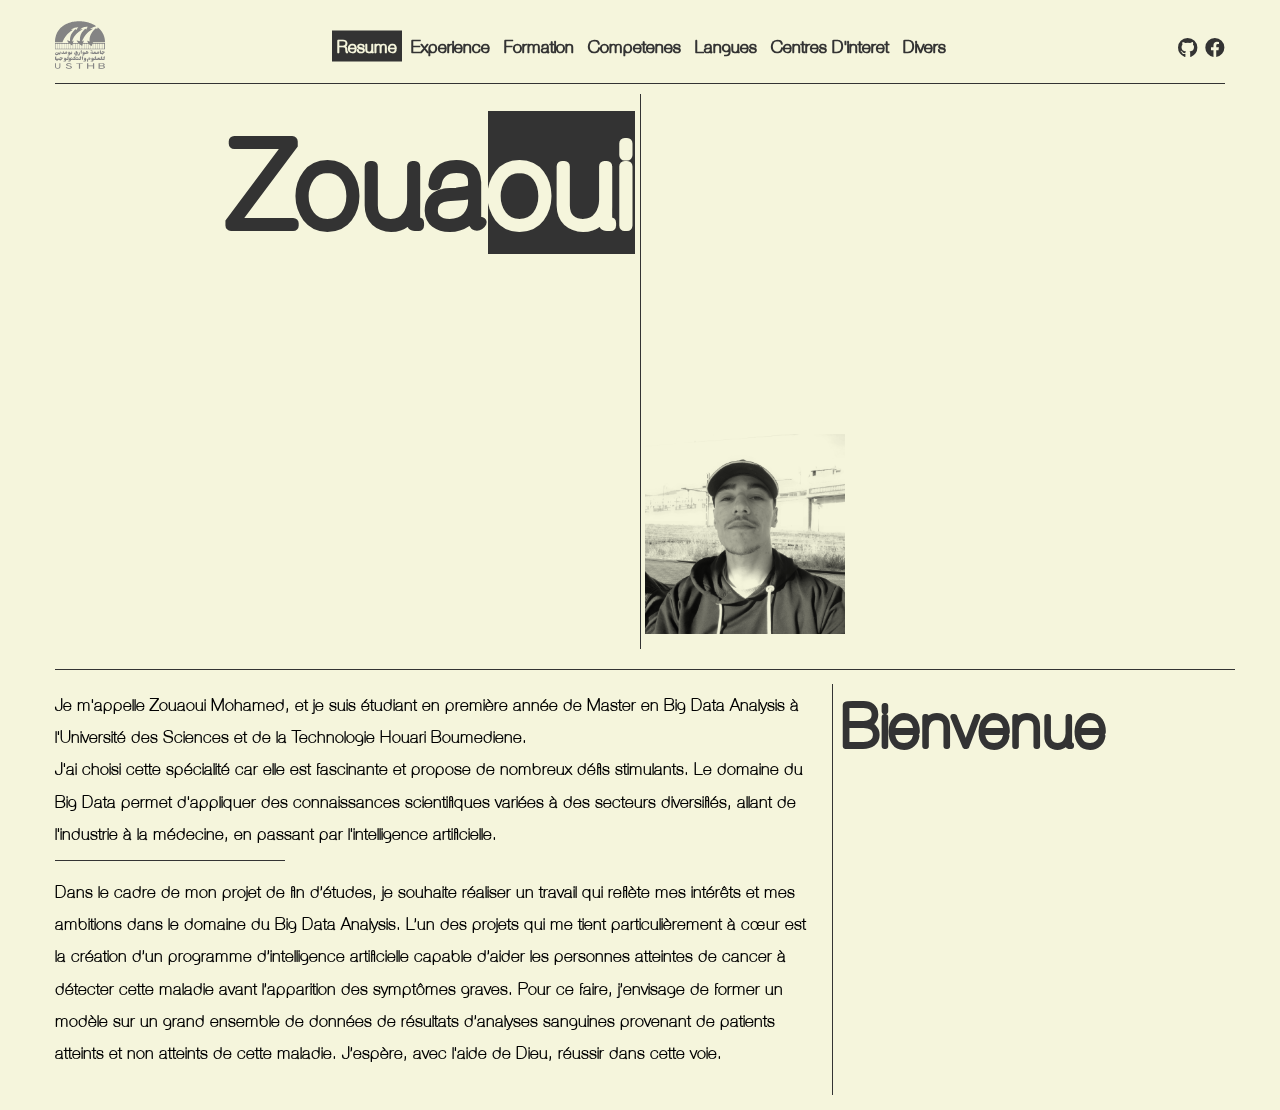
<file: index.html>
<!DOCTYPE html>
<html lang="en">
<head>
    <meta charset="UTF-8">
    <meta name="viewport" content="width=device-width, initial-scale=1.0">
    <title>Resume</title>
    <!-- cette line et pour le fiche normalize.css est  -->
    <link rel="stylesheet" href="css/normalize.css">
    <!-- pour les icon fontAwsome -->
    <link rel="stylesheet" href="css/all.min.css">
    <link rel="stylesheet" href="css/mian.css">
</head>
<body>
    <div class="nav">
        <div class="container">
            <div class="logo">
                <img src="assets/usthb.svg" alt="logo usthb">
            </div>
            <ul>
                <li><a class="active" href="./index.html">Resume</a></li>
                <li><a href="templates/experience.html">experience</a></li>
                <li><a href="templates/formation.html">formation</a></li>
                <li><a href="templates/competenes.html">competenes</a></li>
                <li><a href="templates/langues.html">langues</a></li>
                <li><a href="templates/centres.html">centres d'interet</a></li>
                <li><a href="templates/divers.html">divers</a></li>
            </ul>
            <div class="icons">
                <a href="https://github.com/943mohamedzouaoui2131tg" target="_blank">
                    <i class="fab fa-github"></i>
                </a>
                <a href="https://web.facebook.com/profile.php?viewas=100000686899395&id=61562124230552&locale=fr_FR" target="_blank">
                    <i class="fab fa-facebook"></i>
                </a>
            </div>
        </div>
    </div>
    <div class="lading">
        <div class="left">
            <h2>zoua<span>oui</span></h2>
        </div>
        <div class="right">
            <img src="assets/zoaoui.jpg" alt="">
        </div>
    </div>
    <div class="info">
        <div class="container">
            <div class="left">
                <p>Je m'appelle Zouaoui Mohamed, et je suis étudiant en première année de Master en Big Data Analysis à l'Université des Sciences et de la Technologie Houari Boumediene. <br/> J'ai choisi cette spécialité car elle est fascinante et propose de nombreux défis stimulants. Le domaine du Big Data permet d'appliquer des connaissances scientifiques variées à des secteurs diversifiés, allant de l'industrie à la médecine, en passant par l'intelligence artificielle.</p>
                <p>Dans le cadre de mon projet de fin d’études, je souhaite réaliser un travail qui reflète mes intérêts et mes ambitions dans le domaine du Big Data Analysis. L’un des projets qui me tient particulièrement à cœur est la création d’un programme d’intelligence artificielle capable d’aider les personnes atteintes de cancer à détecter cette maladie avant l’apparition des symptômes graves. Pour ce faire, j’envisage de former un modèle sur un grand ensemble de données de résultats d’analyses sanguines provenant de patients atteints et non atteints de cette maladie. J’espère, avec l'aide de Dieu, réussir dans cette voie.</p>
            </div>
            <div class="right">
                <h2>bienvenue</h2>
            </div>
        </div>
    </div>
</body>
</html>
</file>
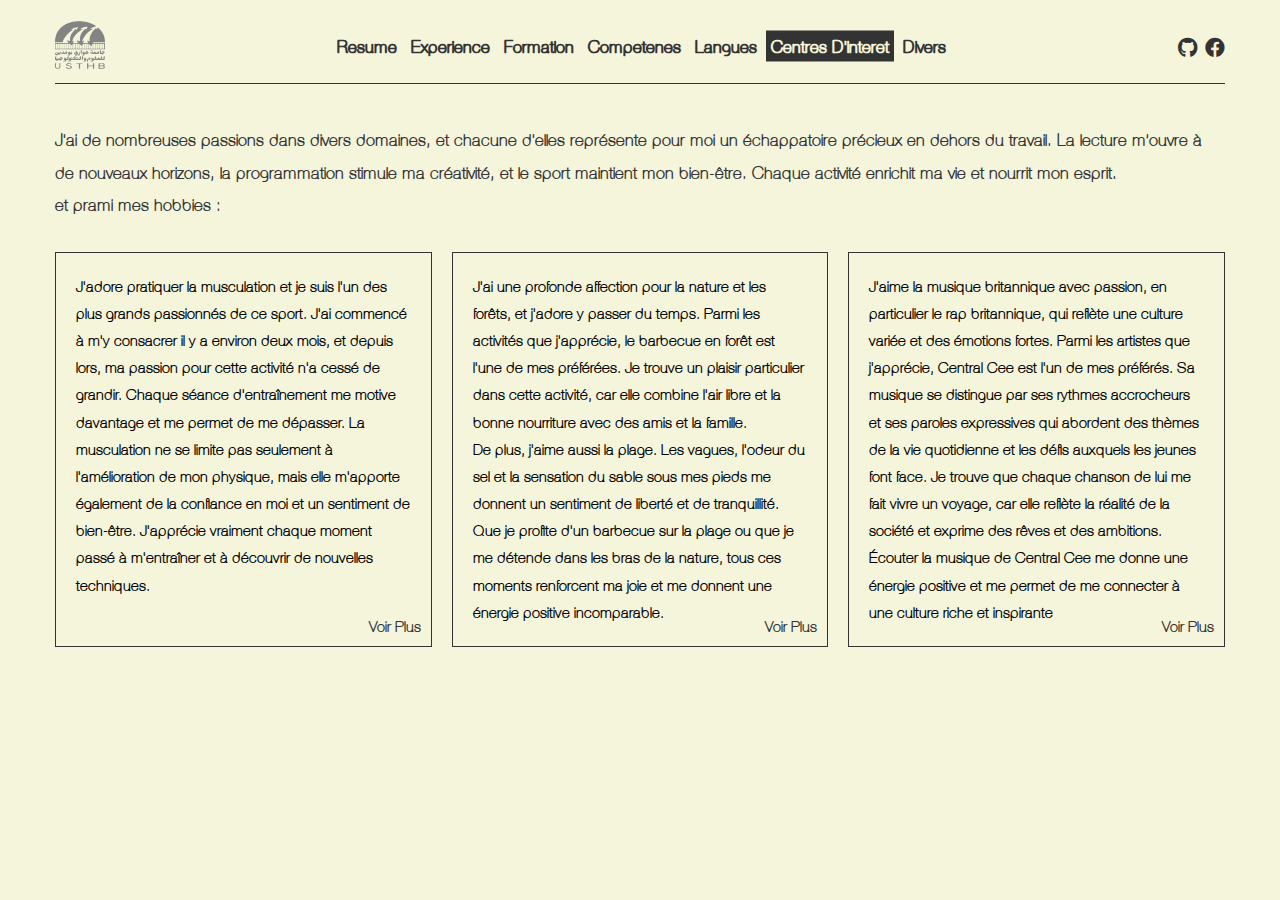
<file: templates/centres.html>
<!DOCTYPE html>
<html lang="en">
<head>
    <meta charset="UTF-8">
    <meta name="viewport" content="width=device-width, initial-scale=1.0">
    <title>Centres d'Interet</title>
    <!-- cette line et pour le fiche normalize.css est  -->
    <link rel="stylesheet" href="../css/normalize.css">
    <!-- pour les icon fontAwsome -->
    <link rel="stylesheet" href="../css/all.min.css">
    <link rel="stylesheet" href="../css/mian.css">
</head>
<body>
    <div class="nav">
        <div class="container">
            <div class="logo">
                <img src="../assets/usthb.svg" alt="logo usthb">
            </div>
            <ul>
                <li><a href="../index.html">Resume</a></li>
                <li><a  href="./experience.html">experience</a></li>
                <li><a  href="./formation.html">formation</a></li>
                <li><a  href="./competenes.html">competenes</a></li>
                <li><a  href="./langues.html">langues</a></li>
                <li><a class="active" href="./centres.html">centres d'interet</a></li>
                <li><a href="./divers.html">divers</a></li>
            </ul>
            <div class="icons">
                <a href="https://github.com/943mohamedzouaoui2131tg" target="_blank">
                    <i class="fab fa-github"></i>
                </a>
                <a href="https://web.facebook.com/profile.php?viewas=100000686899395&id=61562124230552&locale=fr_FR" target="_blank">
                    <i class="fab fa-facebook"></i>
                </a>
            </div>
        </div>
    </div>
    <div class="centres">
        <div class="container">
            <p class="pp">
                J'ai de nombreuses passions dans divers domaines, et chacune d'elles représente pour moi un échappatoire précieux en dehors du travail. La lecture m’ouvre à de nouveaux horizons, la programmation stimule ma créativité, et le sport maintient mon bien-être. Chaque activité enrichit ma vie et nourrit mon esprit.
            </p>
            <p class="pp">et prami mes hobbies : </p>
            <div class="cards">
                <div class="card">
                    <p>J'adore pratiquer la musculation et je suis l'un des plus grands passionnés de ce sport. J'ai commencé à m'y consacrer il y a environ deux mois, et depuis lors, ma passion pour cette activité n'a cessé de grandir. Chaque séance d'entraînement me motive davantage et me permet de me dépasser. La musculation ne se limite pas seulement à l'amélioration de mon physique, mais elle m'apporte également de la confiance en moi et un sentiment de bien-être. J'apprécie vraiment chaque moment passé à m'entraîner et à découvrir de nouvelles techniques.</p>
                    <a href="./divers.html">Voir Plus</a>
                </div>
                <div class="card">
                    <p>J'ai une profonde affection pour la nature et les forêts, et j'adore y passer du temps. Parmi les activités que j'apprécie, le barbecue en forêt est l'une de mes préférées. Je trouve un plaisir particulier dans cette activité, car elle combine l'air libre et la bonne nourriture avec des amis et la famille.</p>
                    <p>
                        De plus, j'aime aussi la plage. Les vagues, l'odeur du sel et la sensation du sable sous mes pieds me donnent un sentiment de liberté et de tranquillité. Que je profite d'un barbecue sur la plage ou que je me détende dans les bras de la nature, tous ces moments renforcent ma joie et me donnent une énergie positive incomparable.
                    </p>
                    <a href="./divers.html">Voir Plus</a>
                </div>
                <div class="card">
                    <p>J'aime la musique britannique avec passion, en particulier le rap britannique, qui reflète une culture variée et des émotions fortes. Parmi les artistes que j'apprécie, Central Cee est l'un de mes préférés. Sa musique se distingue par ses rythmes accrocheurs et ses paroles expressives qui abordent des thèmes de la vie quotidienne et les défis auxquels les jeunes font face. Je trouve que chaque chanson de lui me fait vivre un voyage, car elle reflète la réalité de la société et exprime des rêves et des ambitions. Écouter la musique de Central Cee me donne une énergie positive et me permet de me connecter à une culture riche et inspirante</p>
                    <a href="./divers.html">Voir Plus</a>
                </div>
            </div>
        </div>
    </div>
</body>
</html>
</file>
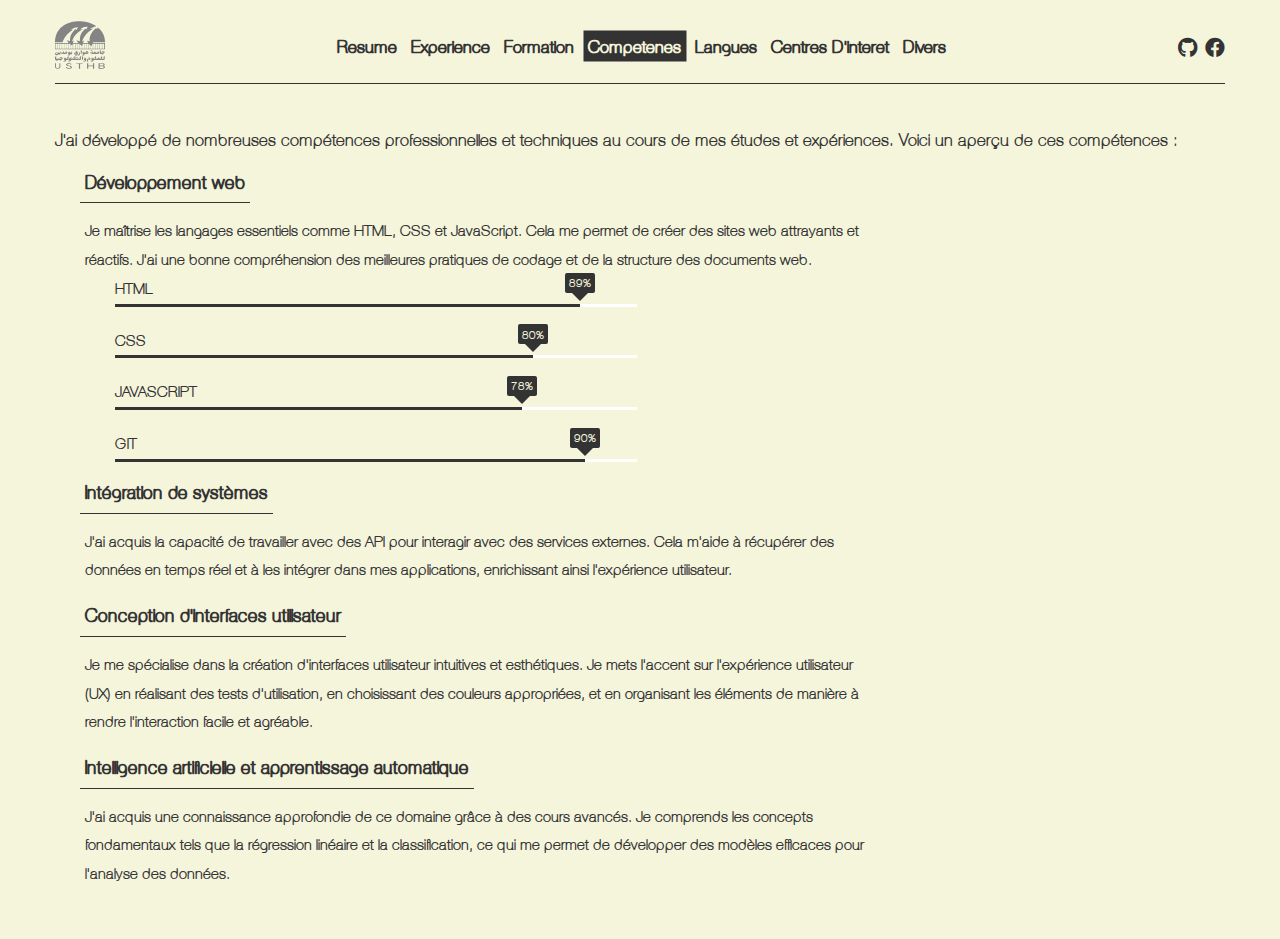
<file: templates/competenes.html>
<!DOCTYPE html>
<html lang="en">
<head>
    <meta charset="UTF-8">
    <meta name="viewport" content="width=device-width, initial-scale=1.0">
    <title>Competenes</title>
    <!-- cette line et pour le fiche normalize.css est  -->
    <link rel="stylesheet" href="../css/normalize.css">
    <!-- pour les icon fontAwsome -->
    <link rel="stylesheet" href="../css/all.min.css">
    <link rel="stylesheet" href="../css/mian.css">
</head>
<body>
    <div class="nav">
        <div class="container">
            <div class="logo">
                <img src="../assets/usthb.svg" alt="logo usthb">
            </div>
            <ul>
                <li><a href="../index.html">Resume</a></li>
                <li><a  href="./experience.html">experience</a></li>
                <li><a  href="./formation.html">formation</a></li>
                <li><a class="active" href="./competenes.html">competenes</a></li>
                <li><a href="./langues.html">langues</a></li>
                <li><a href="./centres.html">centres d'interet</a></li>
                <li><a href="./divers.html">divers</a></li>
            </ul>
            <div class="icons">
                <a href="https://github.com/943mohamedzouaoui2131tg" target="_blank">
                    <i class="fab fa-github"></i>
                </a>
                <a href="https://web.facebook.com/profile.php?viewas=100000686899395&id=61562124230552&locale=fr_FR" target="_blank">
                    <i class="fab fa-facebook"></i>
                </a>
            </div>
        </div>
    </div>
    <div class="conpetenes">
        <div class="container">
            <p class="intro">
                J'ai développé de nombreuses compétences professionnelles et techniques au cours de mes études et expériences. Voici un aperçu de ces compétences :
            </p>
            <ul>
                <li>
                    <h3>Développement web</h3>
                    <p> Je maîtrise les langages essentiels comme HTML, CSS et JavaScript. Cela me permet de créer des sites web attrayants et réactifs. J'ai une bonne compréhension des meilleures pratiques de codage et de la structure des documents web.</p>
                    <div>
                        <ul>
                            <li>
                                <p>HTML</p>
                                <div data-prog="89%" class="prog">
                                    <span style="width:89%"></span>
                                </div>
                            </li>
                            <li>
                                <p>CSS</p>
                                <div data-prog="80%" class="prog">
                                    <span style="width:80%"></span>
                                </div>
                            </li>
                            <li>
                                <p>JAVASCRIPT</p>
                                <div data-prog="78%" class="prog">
                                    <span style="width:78%"></span>
                                </div>
                            </li>
                            <li>
                                <p>GIT</p>
                                <div data-prog="90%" class="prog">
                                    <span style="width:90%"></span>
                                </div>
                            </li>
                        </ul>
                    </div>
                    <p></p>
                </li>
                <li>
                    <h3>Intégration de systèmes</h3>
                    <p>J'ai acquis la capacité de travailler avec des API pour interagir avec des services externes. Cela m'aide à récupérer des données en temps réel et à les intégrer dans mes applications, enrichissant ainsi l'expérience utilisateur.</p>
                </li>
                <li>
                    <h3>Conception d'interfaces utilisateur</h3>
                    <p> Je me spécialise dans la création d'interfaces utilisateur intuitives et esthétiques. Je mets l'accent sur l'expérience utilisateur (UX) en réalisant des tests d'utilisation, en choisissant des couleurs appropriées, et en organisant les éléments de manière à rendre l'interaction facile et agréable.</p>
                </li>
                <li>
                    <h3>Intelligence artificielle et apprentissage automatique</h3>
                    <p>  J'ai acquis une connaissance approfondie de ce domaine grâce à des cours avancés. Je comprends les concepts fondamentaux tels que la régression linéaire et la classification, ce qui me permet de développer des modèles efficaces pour l'analyse des données.</p>
                </li>
            </ul>
        </div>
    </div>
</body>
</html>
</file>
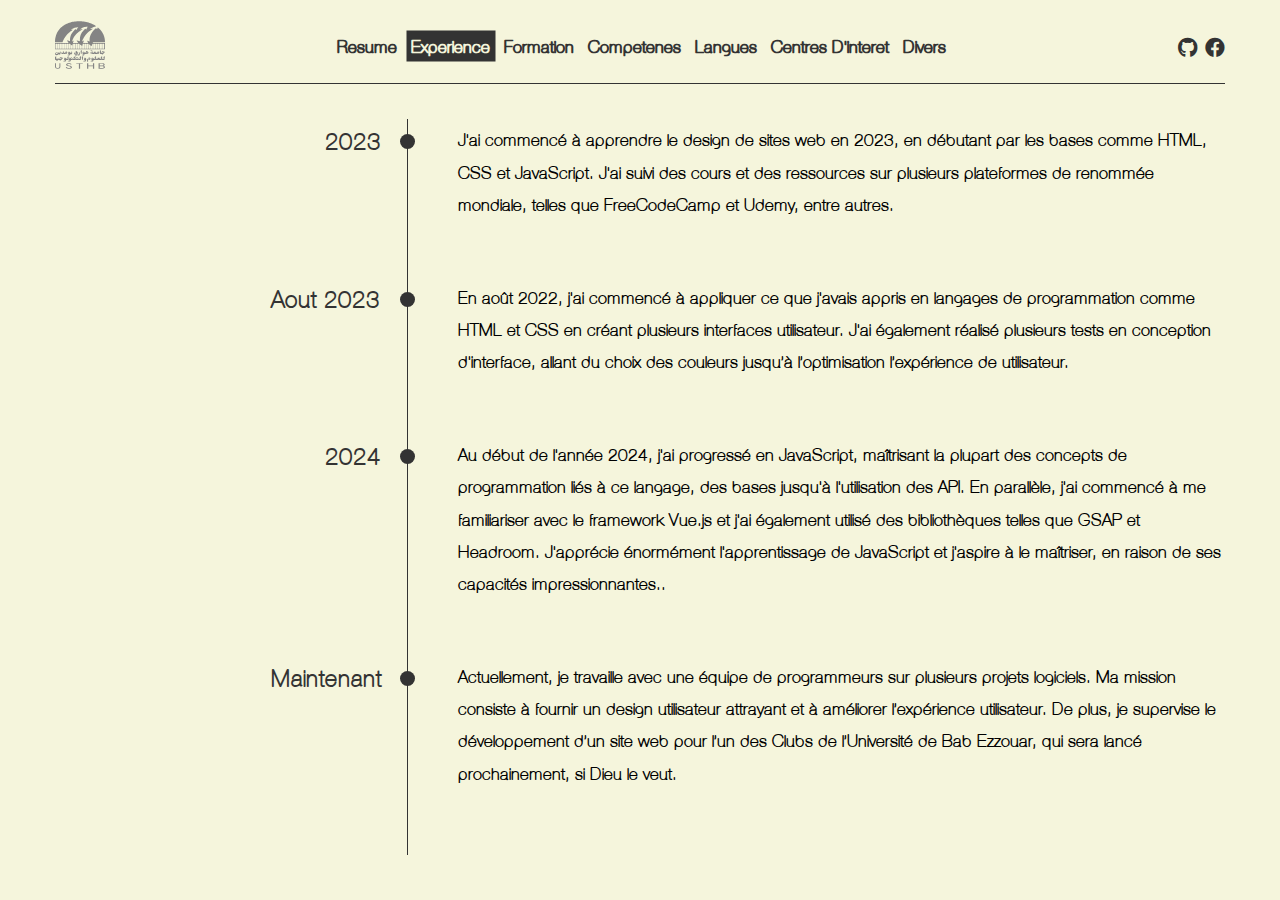
<file: templates/experience.html>
<!DOCTYPE html>
<html lang="en">
<head>
    <meta charset="UTF-8">
    <meta name="viewport" content="width=device-width, initial-scale=1.0">
    <title>Experience</title>
    <!-- cette line et pour le fiche normalize.css est  -->
    <link rel="stylesheet" href="../css/normalize.css">
    <!-- pour les icon fontAwsome -->
    <link rel="stylesheet" href="../css/all.min.css">
    <link rel="stylesheet" href="../css/mian.css">
</head>
<body>
    <div class="nav">
        <div class="container">
            <div class="logo">
                <img src="../assets/usthb.svg" alt="logo usthb">
            </div>
            <ul>
                <li><a href="../index.html">Resume</a></li>
                <li><a class="active" href="./experience.html">experience</a></li>
                <li><a href="./formation.html">formation</a></li>
                <li><a href="./competenes.html">competenes</a></li>
                <li><a href="./langues.html">langues</a></li>
                <li><a href="./centres.html">centres d'interet</a></li>
                <li><a href="./divers.html">divers</a></li>
            </ul>
            <div class="icons">
                <a href="https://github.com/943mohamedzouaoui2131tg" target="_blank">
                    <i class="fab fa-github"></i>
                </a>
                <a href="https://web.facebook.com/profile.php?viewas=100000686899395&id=61562124230552&locale=fr_FR" target="_blank">
                    <i class="fab fa-facebook"></i>
                </a>
            </div>
        </div>
    </div>
    <div class="lading-exp">
        <div class="container">
            <div class="line"></div>
            <div class="exp">
                <div class="ex" data-year="2023">
                    <p>
                        J'ai commencé à apprendre le design de sites web en 2023, en débutant par les bases comme HTML, CSS et JavaScript. J'ai suivi des cours et des ressources sur plusieurs plateformes de renommée mondiale, telles que FreeCodeCamp et Udemy, entre autres.
                    </p>
                </div>
                <div class="ex" data-year="Aout 2023">
                    <p>
                        En août 2022, j'ai commencé à appliquer ce que j'avais appris en langages de programmation comme HTML et CSS en créant plusieurs interfaces utilisateur. J'ai également réalisé plusieurs tests en conception d'interface, allant du choix des couleurs jusqu’à l’optimisation  l’expérience de utilisateur.
                    </p>
                </div>
                <div class="ex" data-year="2024">
                    <p>
                        Au début de l'année 2024, j'ai progressé en JavaScript, maîtrisant la plupart des concepts de programmation liés à ce langage, des bases jusqu'à l'utilisation des API. En parallèle, j'ai commencé à me familiariser avec le framework Vue.js et j'ai également utilisé des bibliothèques telles que GSAP et Headroom. J'apprécie énormément l'apprentissage de JavaScript et j'aspire à le maîtriser, en raison de ses capacités impressionnantes..
                    </p>
                </div>
                <div class="ex" data-year="Maintenant">
                    <p>
                        Actuellement, je travaille avec une équipe de programmeurs sur plusieurs projets logiciels. Ma mission consiste à fournir un design utilisateur attrayant et à améliorer l’expérience utilisateur. De plus, je supervise le développement d’un site web pour l’un des Clubs de l’Université de Bab Ezzouar, qui sera lancé prochainement, si Dieu le veut.
                    </p>
                </div>
            </div>
        </div>
    </div>
</body>
</html>
</file>
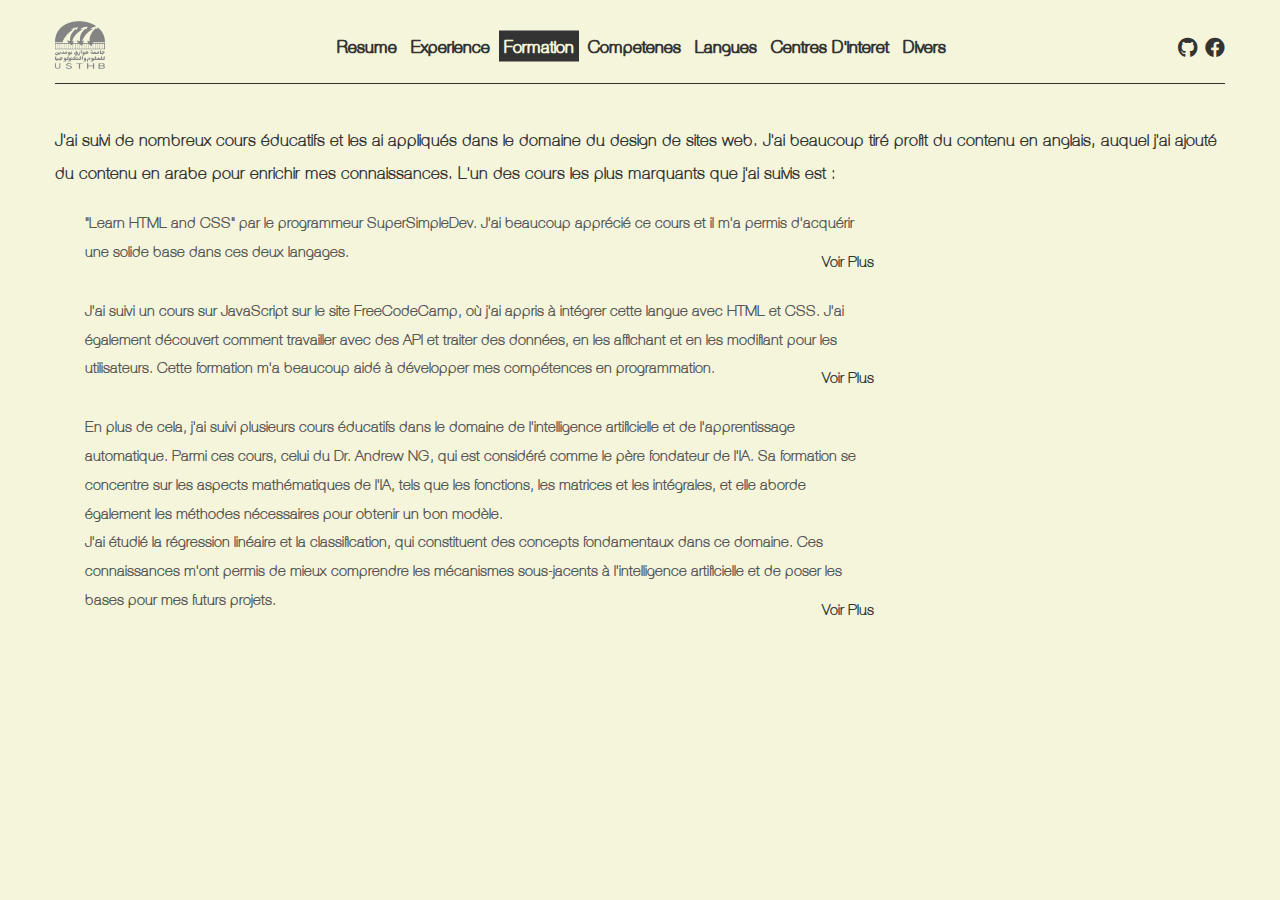
<file: templates/formation.html>
<!DOCTYPE html>
<html lang="en">
<head>
    <meta charset="UTF-8">
    <meta name="viewport" content="width=device-width, initial-scale=1.0">
    <title>Formation</title>
    <!-- cette line et pour le fiche normalize.css est  -->
    <link rel="stylesheet" href="../css/normalize.css">
    <!-- pour les icon fontAwsome -->
    <link rel="stylesheet" href="../css/all.min.css">
    <link rel="stylesheet" href="../css/mian.css">
</head>
<body>
    <div class="nav">
        <div class="container">
            <div class="logo">
                <img src="../assets/usthb.svg" alt="logo usthb">
            </div>
            <ul>
                <li><a href="../index.html">Resume</a></li>
                <li><a  href="./experience.html">experience</a></li>
                <li><a class="active" href="./formation.html">formation</a></li>
                <li><a href="./competenes.html">competenes</a></li>
                <li><a href="./langues.html">langues</a></li>
                <li><a href="./centres.html">centres d'interet</a></li>
                <li><a href="./divers.html">divers</a></li>
            </ul>
            <div class="icons">
                <a href="https://github.com/943mohamedzouaoui2131tg" target="_blank">
                    <i class="fab fa-github"></i>
                </a>
                <a href="https://web.facebook.com/profile.php?viewas=100000686899395&id=61562124230552&locale=fr_FR" target="_blank">
                    <i class="fab fa-facebook"></i>
                </a>
            </div>
        </div>
    </div>
    <div class="formation">
        <div class="container">
            <p>
                J'ai suivi de nombreux cours éducatifs et les ai appliqués dans le domaine du design de sites web. J'ai beaucoup tiré profit du contenu en anglais, auquel j'ai ajouté du contenu en arabe pour enrichir mes connaissances. L'un des cours les plus marquants que j'ai suivis est : 
            </p>
            <ul>
                <li>"Learn HTML and CSS" par le programmeur SuperSimpleDev. J'ai beaucoup apprécié ce cours et il m'a permis d'acquérir une solide base dans ces deux langages.
                    <a href="https://youtu.be/G3e-cpL7ofc?si=Kex5Ec1OjRhnb3MJ" target="_blank">Voir Plus</a>
                </li>
                <li>J'ai suivi un cours sur JavaScript sur le site FreeCodeCamp, où j'ai appris à intégrer cette langue avec HTML et CSS. J'ai également découvert comment travailler avec des API et traiter des données, en les affichant et en les modifiant pour les utilisateurs. Cette formation m'a beaucoup aidé à développer mes compétences en programmation.
                    <a href="https://youtu.be/zJSY8tbf_ys?si=zHuccABnby4j082v" target="_blank">Voir Plus</a>
                </li>
                <li>En plus de cela, j'ai suivi plusieurs cours éducatifs dans le domaine de l'intelligence artificielle et de l'apprentissage automatique. Parmi ces cours, celui du Dr. Andrew NG, qui est considéré comme le père fondateur de l'IA. Sa formation se concentre sur les aspects mathématiques de l'IA, tels que les fonctions, les matrices et les intégrales, et elle aborde également les méthodes nécessaires pour obtenir un bon modèle.
                    <br>
                    J'ai étudié la régression linéaire et la classification, qui constituent des concepts fondamentaux dans ce domaine. Ces connaissances m'ont permis de mieux comprendre les mécanismes sous-jacents à l'intelligence artificielle et de poser les bases pour mes futurs projets.
                    <a href="https://youtube.com/@deeplearningai?si=Ra6TXu-GBIdirE-d" target="_blank">Voir Plus</a>
                </li>
            </ul>
        </div>
    </div>
</body>
</html>
</file>
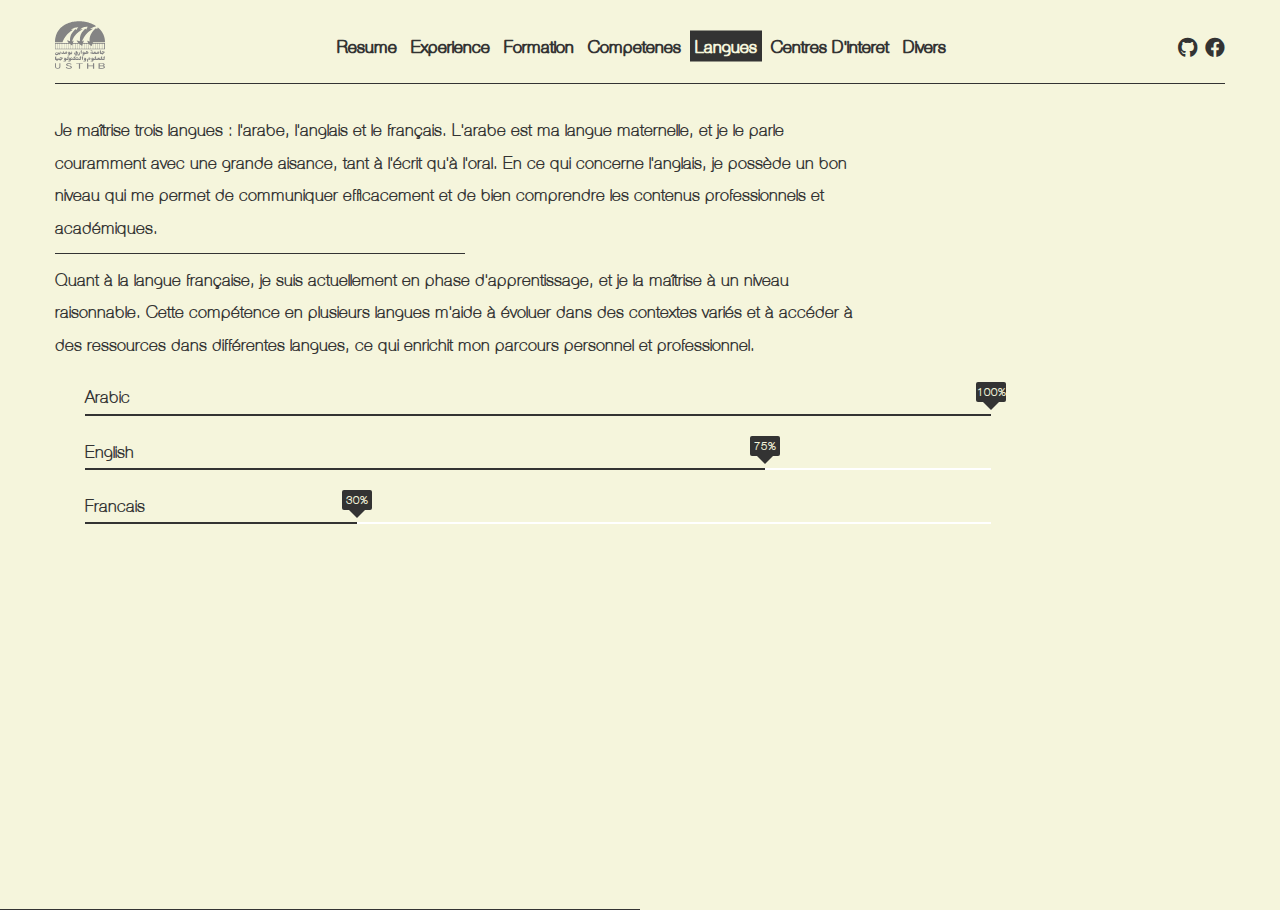
<file: templates/langues.html>
<!DOCTYPE html>
<html lang="en">
<head>
    <meta charset="UTF-8">
    <meta name="viewport" content="width=device-width, initial-scale=1.0">
    <title>Langues</title>
    <!-- cette line et pour le fiche normalize.css est  -->
    <link rel="stylesheet" href="../css/normalize.css">
    <!-- pour les icon fontAwsome -->
    <link rel="stylesheet" href="../css/all.min.css">
    <link rel="stylesheet" href="../css/mian.css">
</head>
<body>
    <div class="nav">
        <div class="container">
            <div class="logo">
                <img src="../assets/usthb.svg" alt="logo usthb">
            </div>
            <ul>
                <li><a href="../index.html">Resume</a></li>
                <li><a  href="./experience.html">experience</a></li>
                <li><a  href="./formation.html">formation</a></li>
                <li><a  href="./competenes.html">competenes</a></li>
                <li><a class="active" href="./langues.html">langues</a></li>
                <li><a href="./centres.html">centres d'interet</a></li>
                <li><a href="./divers.html">divers</a></li>
            </ul>
            <div class="icons">
                <a href="https://github.com/943mohamedzouaoui2131tg" target="_blank">
                    <i class="fab fa-github"></i>
                </a>
                <a href="https://web.facebook.com/profile.php?viewas=100000686899395&id=61562124230552&locale=fr_FR" target="_blank">
                    <i class="fab fa-facebook"></i>
                </a>
            </div>
        </div>
    </div>
    <div class="lag">
        <div class="container">
            <p>
                Je maîtrise trois langues : l'arabe, l'anglais et le français. L'arabe est ma langue maternelle, et je le parle couramment avec une grande aisance, tant à l'écrit qu'à l'oral. En ce qui concerne l'anglais, je possède un bon niveau qui me permet de communiquer efficacement et de bien comprendre les contenus professionnels et académiques.
            </p>
            <p>
                Quant à la langue française, je suis actuellement en phase d'apprentissage, et je la maîtrise à un niveau raisonnable. Cette compétence en plusieurs langues m'aide à évoluer dans des contextes variés et à accéder à des ressources dans différentes langues, ce qui enrichit mon parcours personnel et professionnel.
            </p>
            <div class="lag-div">
                <ul>
                    <li>
                        <p>Arabic</p>
                        <div data-prog="100%" class="prog-lang">
                            <span style="width:100%"></span>
                        </div>
                    </li>
                    <li>
                        <p>English</p>
                        <div data-prog="75%" class="prog-lang">
                            <span style="width:75%"></span>
                        </div>
                    </li>
                    <li>
                        <p>Francais</p>
                        <div data-prog="30%" class="prog-lang">
                            <span style="width:30%"></span>
                        </div>
                    </li>
                </ul>
            </div>
        </div>
    </div>
</body>
</html>
</file>
<file: css/mian.css>
* {
    box-sizing: border-box;
    -webkit-box-sizing: border-box;
    -moz-box-sizing: border-box;
    margin: 0;
    padding: 0;
}
.pp {
    color: #333;
    font-size: 18px;
    line-height: 1.8;
}
*::selection {
    color: beige;
    background-color: #333;
}
::-webkit-scrollbar-corner {
    background-color: red;
}
::-webkit-scrollbar-thumb {
    background-color: red;
}
::-webkit-scrollbar {
    width: 10px;
}

::-webkit-scrollbar-track {
    background-color: transparent;
}  
::-webkit-scrollbar-thumb {
    background-color: #333;
    border-radius: 10px;
}
.speacil-heading {
    color: #ddd;
    font-size: 100px;
    letter-spacing: -9px;
    text-align: center;
    margin-top: -20px;
    margin-bottom: 0;
    text-transform: capitalize;
    
}
.speacil-heading + p {
    text-align: center;
    text-transform: capitalize;
    color: #333;
    margin-top: -32px;
    margin-bottom: 60px;
}
@media (max-width:767px) {
    .speacil-heading {
        font-size: 80px;
    }
    .speacil-heading + p {
        margin-top:-27px ;
    }
}
:root {
    --bg:beige
}
@font-face {
    font-family: "ASansrounded";
    src: url(../ASansrounded.ttf);
}
@font-face {
    font-family: "BelieveIt-DvLE";
    src: url(../BelieveIt-DvLE.ttf);
}
body {
    font-family: "ASansrounded";
    background-color: var(--bg);
}
ul {
    list-style: none;
}
a {
    text-decoration: none;
    color: #333;
}
.container {
    padding-left: var(15px);
    padding-right: var(15px);
    margin-left: auto;
    margin-right: auto;
    max-width: 100%;
}
@media (min-width:768px) {
    .container {
        width: 750px;
    }
}
@media (min-width:992px) {
    .container {
        width: 970px;
    }
}
@media (min-width:1200px) {
    .container {
        width: 1170px;
    }
}
/* start nav bar */

.nav {
    padding-top: 20px;
    padding-bottom: 20px;
    display: flex;
    align-items: center;
    justify-content: space-between;
}
.nav .container {
    display: flex;
    align-items: center;
    justify-content: space-between;
    position: relative;
}
.nav .container::after {
    content: "";
    position: absolute;
    height: 1px;
    background-color: #333;
    bottom: -10px;
    left: 0;
    width: 100%;
}
.nav .logo img {
    width: 50px;
    filter: grayscale(100%);
}
.nav ul {
    display: flex;
    gap: 14px;
}
.nav ul li a {
    font-size: 18px;
    font-weight: bold;
    text-transform: capitalize;
    position: relative;
    isolation: isolate;
    transition: 0.3s;
}
.nav ul li a:hover {
    color: beige;
}
.nav ul li a.active {
    color: beige;
}
.nav ul li a.active::after {
    width: calc(100% + 10px);
}
.nav ul li a::after {
    content: "";
    position: absolute;
    width: 0;
    height: calc(100% + 10px);
    background-color: #333;
    top: 50%;
    left: 50%;
    transform: translate(-50%,-50%);
    z-index: -1;
    transition: 0.3s;
}
.nav ul li a:hover::after {
    width: calc(100% + 10px);
}
.nav .icons {
    font-size: 20px;
    display: flex;
    align-items: center;
    justify-content: center;
    gap: 8px;
}
/* end nav bar */
/* Start lading */
.lading {
    padding: 15px 0;
    display: flex;
    gap: 10px;
    height: calc(72vh  - 93.8px);
    position: relative;
}
.lading::after {
    content:'';
    position:absolute;
    width: 1px;
    height: 100%;
    left: 50%;
    top: 0;
    background-color: #333;
}
.lading div {
    flex: 1;
}
.lading .left h2 {
    /* font-family: "BelieveIt-DvLE"; */
    text-align: right;
    font-size: 8em;
    text-transform: capitalize;
    color: #333;
}
.lading .left h2 span {
    color: beige;
    background-color: #333;
}
.lading .right {
    display: flex;
    align-items: flex-end;
}
.lading .right img {
    width: 200px;
    filter: grayscale(100%);
    mix-blend-mode: multiply;
    background: linear-gradient(45deg,#333,beige);
}
/* end lading */
/* Start info */
.info {
    padding-top: 30px;
    padding-bottom: 30px;
}
.info .container::after {
    content: '';
    position: absolute;
    width: calc(100% + 10px);
    top: -10px;
    height: 1px;
    background-color: #333;
}
.info .container {
    position: relative;
    display: flex;
    flex-direction: row;
    gap: 20px;
}
.info .container .left {
    flex: 2;
    padding-top: 10px;
    padding-bottom: 10px;
}
.info .container .right {
    flex: 1;
    position: relative;
    padding-top: 10px;
    padding-bottom: 10px;
}
.info .container .right h2 {
    text-transform: capitalize;
    font-size: 4em;
    color: #333;
}
.info  .container .left p {
    line-height: 1.8;
    font-size: 18px;
}
.info .container .right::before {
    content: '';
    position: absolute;
    height: calc(100% + 10px);
    width: 1px;
    background-color: #333;
    left: -10px;
    top: 5px;
}
.info  .container .left p:first-of-type {
    margin-bottom: 25px;
    position: relative;
}
.info  .container .left p:first-of-type::after {
    content: "";
    position: absolute;
    height: 1px;
    background-color: #333;
    width: 30%;
    left: 0;
    bottom: -10px;
}
/* end info */
/* Start lading-exp */
.lading-exp {
    padding:30px 0 ;
}
.lading-exp .container {
    display: flex;
    gap: 20px;
}
.lading-exp .container .line {
    position: relative;
    flex: 1;
}
.lading-exp .container .line::after {
    content: "";
    position: absolute;
    height: calc(100% + 10px);
    top: -5px;
    right: 30px;
    width: 1px;
    background-color: #333;
}
.lading-exp .container .exp {
    flex: 2;
    
}
.lading-exp .container .exp .ex {
    position: relative;
    margin-bottom: 60px;
}
.lading-exp .container .exp .ex::after {
    content: '';
    position: absolute;
    width: 15px;
    height: 15px;
    border-radius: 50%;
    background-color: #333;
    top: 10px;
    left: -58px;
}
.lading-exp .container .exp .ex::before {
    content: attr(data-year);
    position: absolute;
    color: #333;
    top: 3px;
    left: -133px;
    font-size: 25px;
}
.lading-exp .container .exp .ex:nth-of-type(2):before {
    left: -187px;
}
.lading-exp .container .exp .ex:nth-of-type(4):before {
    left: -187px;
}
.lading-exp .container .exp .ex p {
    line-height: 1.8;
    font-size: 18px;
}
/* End lading-exp */
/* start formation */
.formation {
    padding: 30px 0;
}
.formation .container > P {
    color: #333;
    font-size: 18px;
    line-height: 1.8;
    margin-bottom: 20px;
}
.formation .container ul li {
    color: #555;
    line-height: 1.8;
    font-size: 16px;
    padding-left: 30px;
    width: 70%;
    position: relative;
    margin-bottom: 30px;
}
.formation .container ul li a {
    position: absolute;
    right: 0;
    bottom: -10px;
}
/* end formation */
/* Start conpetenes */
.conpetenes {
    padding: 30px 0;
}
.conpetenes .intro {
    color: #333;
    font-size: 18px;
    line-height: 1.8;
    margin-bottom: 15px;
}
.conpetenes .container > ul li {
    padding-left: 30px;
    margin-bottom: 20px;
    width: 70%;
}
.conpetenes .container > ul li h3 {
    margin-bottom: 24px;
    position: relative;
    width: fit-content;
    color: #333;
}
.conpetenes .container > ul li h3::after {
    position: absolute;
    content: '';
    width: calc(100% + 10px);
    background-color: #333;
    height: 1px;
    bottom: -10px;
    left: -5px;
}
.conpetenes .container > ul li p {
    line-height: 1.8;
    color: #333;
    font-size: 16px;
}
.conpetenes .container .prog {
    height: 3px;
    background-color: white;
    position: relative;
}
.conpetenes .container .prog span {
    height: 100%;
    background-color: #333;
    position: absolute;
    top: 0;
    left: 0;
}
.conpetenes .container .prog::after {
    content: attr(data-prog);
    position: absolute;
    color: beige;
    background-color: #333;
    font-size: 12px;
    width: 30px;
    height: 20px;
    display: flex;
    align-items: center;
    justify-content: center;
    bottom: 14px;
    border-radius: 2px;
}
.conpetenes .container .prog::before {
    content: '';
    position: absolute;
    border-width: 8px;
    border-style: solid;
    border-color: #333 transparent transparent transparent;
    top: -11px;
}
.conpetenes .container ul li:nth-of-type(1) .prog::after {
    left: calc(89% - 15px);
}
.conpetenes .container ul li:nth-of-type(2) .prog::after {
    left: calc(80% - 15px);
}
.conpetenes .container ul li:nth-of-type(3) .prog::after {
    left: calc(78% - 15px);
}
.conpetenes .container ul li:nth-of-type(4) .prog::after {
    left: calc(90% - 15px);
}
.conpetenes .container ul li:nth-of-type(1) .prog::before {
    left: calc(89% - 8px);
}
.conpetenes .container ul li:nth-of-type(2) .prog::before {
    left: calc(80% - 8px);
}
.conpetenes .container ul li:nth-of-type(3) .prog::before {
    left: calc(78% - 8px);
}
.conpetenes .container ul li:nth-of-type(4) .prog::before {
    left: calc(90% - 8px);
}
/* End conpetenes */
/* Start lag */
.lag {
    padding: 20px 0 ;
}
.lag .container p {
    color: #333;
    line-height: 1.8;
    width: 70%;
    font-size: 18px;
}
.lag .container > p:nth-of-type(1) {
    margin-bottom: 20px;
    position: relative;
}
.lag .container p:nth-of-type(1)::after {
    content: '';
    position: absolute;
    width: 50%;
    height: 1px;
    background-color: #333;
    left: 0;
    bottom: -10px;
}
.lag .container ul {
    margin-top: 20px;
}
.lag .container ul li {
    padding-left: 30px;
    width: 80%;
    margin-bottom: 20px;
}
.lag .container ul li .prog-lang {
    background-color:white;
    height: 2px;
    position: relative;
}
.lag .container ul li .prog-lang::after {
    content: attr(data-prog);
    position: absolute;
    color: beige;
    background-color: #333;
    font-size: 12px;
    width: 30px;
    height: 20px;
    display: flex;
    align-items: center;
    justify-content: center;
    bottom: 14px;
    border-radius: 2px;
}
.lag .container ul li:nth-of-type(1) .prog-lang::after {
    left: calc(100% - 15px);
}
.lag .container ul li:nth-of-type(2) .prog-lang::after {
    left: calc(75% - 15px);
}
.lag .container ul li:nth-of-type(3) .prog-lang::after {
    left: calc(30% - 15px);
}
.lag .container ul li .prog-lang::before {
    content: '';
    position: absolute;
    border-width: 8px;
    border-style: solid;
    border-color: #333 transparent transparent transparent;
    top: -12px;
}
.lag .container ul li:nth-of-type(1) .prog-lang::before {
    left: calc(100% - 8px);
}
.lag .container ul li:nth-of-type(2) .prog-lang::before {
    left: calc(75% - 8px);
}
.lag .container ul li:nth-of-type(3) .prog-lang::before {
    left: calc(30% - 8px);
}
.lag .container ul li .prog-lang span {
    background-color: #333;
    position: absolute;
    height: 2px;
    top: 0;
    left: 0;
}
/* end lag */
/* start centres */
.centres {
    padding: 30px 0;
}
.centres .cards {
    display: grid;
    grid-template-columns: repeat(auto-fill,minmax(300px,1fr));
    gap: 20px;
    margin-top: 30px;
}
.centres .cards .card {
    position: relative;
    padding: 20px;
    border: 1px solid #333;
    cursor: pointer;
    transition: 0.3s;
    transition-delay: 0.05s;
    box-shadow: 0px 0px #333;
}
.centres .cards .card:hover {
    background-color: #333;
    color: beige;
    transform: translate(-5px,-5px);
    box-shadow: 5px 5px #333;
}
.centres .cards .card P {
    line-height: 1.7;
}
.centres .cards .card a {
    position:absolute;
    right: 10px;
    bottom: 10px;
    color: #333;
    transition: 0.3s;
    transition-delay: 0.05s;
}
.centres .cards .card:hover a {
    color: beige;
}
/* end centres */
/* start divers */
.divers {
    padding: 30px 0;
}
.divers .list img ,  .divers .list video {
    max-width: 100%;
    margin: 10px;
    border: 3px solid #333;
    filter: grayscale(100%);
    mix-blend-mode: multiply;
    background: linear-gradient(45deg,#333,beige);
    transition: 0.3s;
    transition-delay:0.1s;
    cursor: pointer;
    
}
.divers .list video:hover {
    filter: grayscale(0%);    
}
.divers .list img:hover {
    filter: grayscale(0%);
}
.divers .list {
    columns: 300px
}
.divers .list .music img {
    margin-bottom: 0;
}
.divers .list .music audio {
    width: 100%;
}
/* end divers */
</file>
